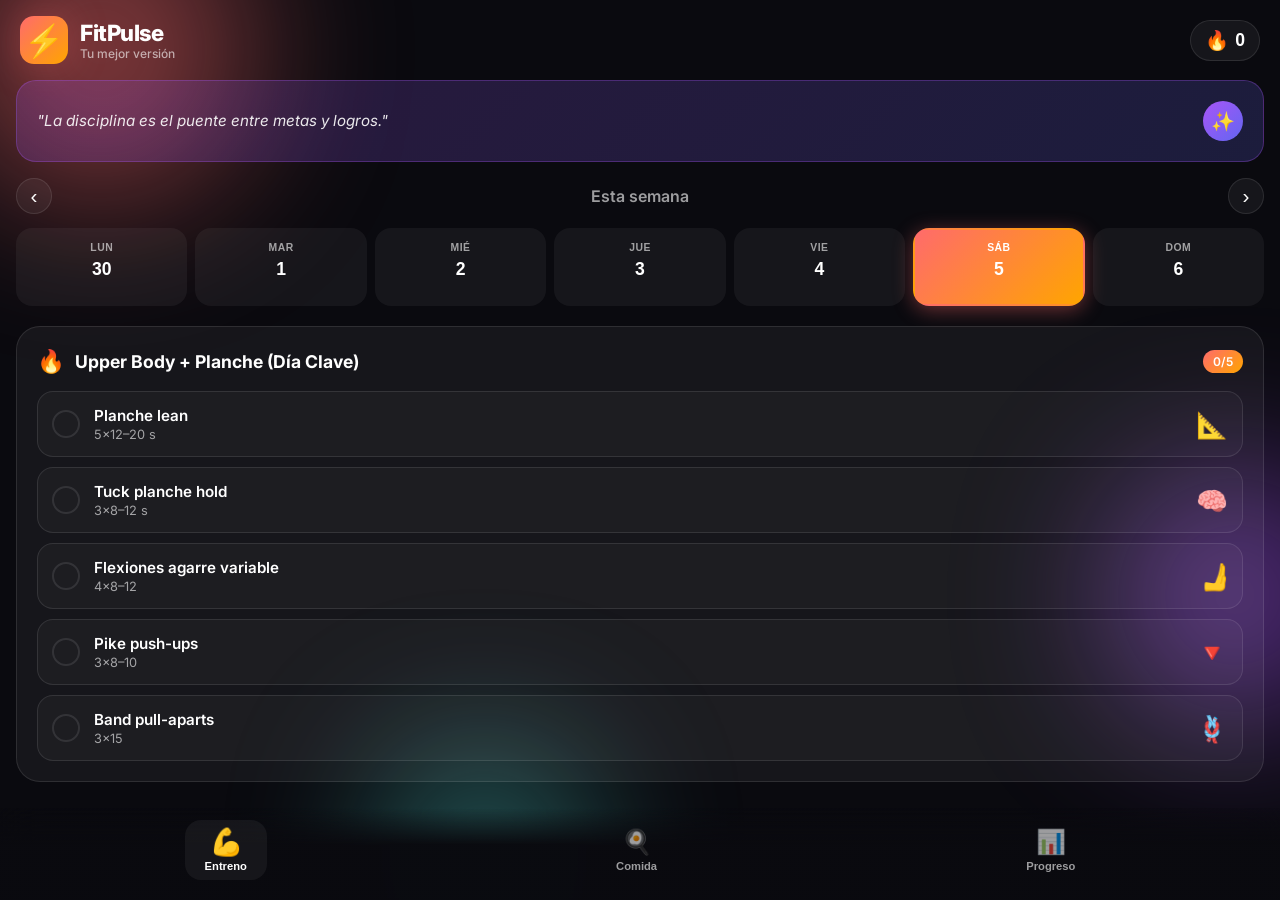
<file: index.html>
<!DOCTYPE html>
<html lang="es">
<head>
  <meta charset="UTF-8">
  <meta name="viewport" content="width=device-width, initial-scale=1.0, user-scalable=no">
  <title>FitPulse 🔥 Tu Rutina Diaria</title>
  <link rel="stylesheet" href="style.css">
  <link rel="preconnect" href="https://fonts.googleapis.com">
  <link href="https://fonts.googleapis.com/css2?family=Inter:wght@400;600;800;900&display=swap" rel="stylesheet">
</head>
<body>
  <!-- Fondo animado -->
  <div class="bg-blobs" aria-hidden="true">
    <div class="blob blob-1"></div>
    <div class="blob blob-2"></div>
    <div class="blob blob-3"></div>
  </div>

  <!-- Header -->
  <header class="header">
    <div class="header-left">
      <span class="logo">⚡</span>
      <div>
        <h1 class="app-name">FitPulse</h1>
        <p class="tagline">Tu mejor versión</p>
      </div>
    </div>
    <button id="statsBtn" class="stats-btn" aria-label="Ver estadísticas">
      <span class="streak-fire">🔥</span>
      <span id="streakCount" class="streak-count">0</span>
    </button>
  </header>

  <!-- Frase motivacional -->
  <div class="motivation-card">
    <p id="motivationText" class="motivation-text">"El único mal entrenamiento es el que no hiciste."</p>
    <button id="newQuoteBtn" class="new-quote-btn">✨</button>
  </div>

  <!-- Calendario semanal -->
  <section class="week-section">
    <div class="week-header">
      <button id="prevWeek" class="week-nav" aria-label="Semana anterior">‹</button>
      <h2 id="weekTitle" class="week-title">Esta semana</h2>
      <button id="nextWeek" class="week-nav" aria-label="Semana siguiente">›</button>
    </div>
    <div id="weekDays" class="week-days">
      <!-- Generado por JS -->
    </div>
  </section>

  <!-- Contenido del día -->
  <main id="dayContent" class="day-content">
    <!-- Generado por JS -->
  </main>

  <!-- Navegación inferior -->
  <nav class="bottom-nav">
    <button id="navWorkout" class="nav-item active" data-section="workout">
      <span class="nav-icon">💪</span>
      <span class="nav-label">Entreno</span>
    </button>
    <button id="navFood" class="nav-item" data-section="food">
      <span class="nav-icon">🍳</span>
      <span class="nav-label">Comida</span>
    </button>
    <button id="navProgress" class="nav-item" data-section="progress">
      <span class="nav-icon">📊</span>
      <span class="nav-label">Progreso</span>
    </button>
  </nav>

  <!-- Modal de estadísticas -->
  <div id="statsModal" class="modal hidden">
    <div class="modal-backdrop"></div>
    <div class="modal-content">
      <div class="modal-header">
        <h2>📊 Tu Progreso</h2>
        <button id="closeStats" class="modal-close">✕</button>
      </div>
      <div id="statsBody" class="modal-body">
        <!-- Generado por JS -->
      </div>
    </div>
  </div>

  <!-- Toast -->
  <div id="toast" class="toast hidden">
    <span id="toastIcon" class="toast-icon">✓</span>
    <span id="toastMsg" class="toast-msg">¡Guardado!</span>
  </div>

  <!-- Confetti container -->
  <div id="confetti" class="confetti-container" aria-hidden="true"></div>

  <script src="script.js"></script>
</body>
</html>
</file>
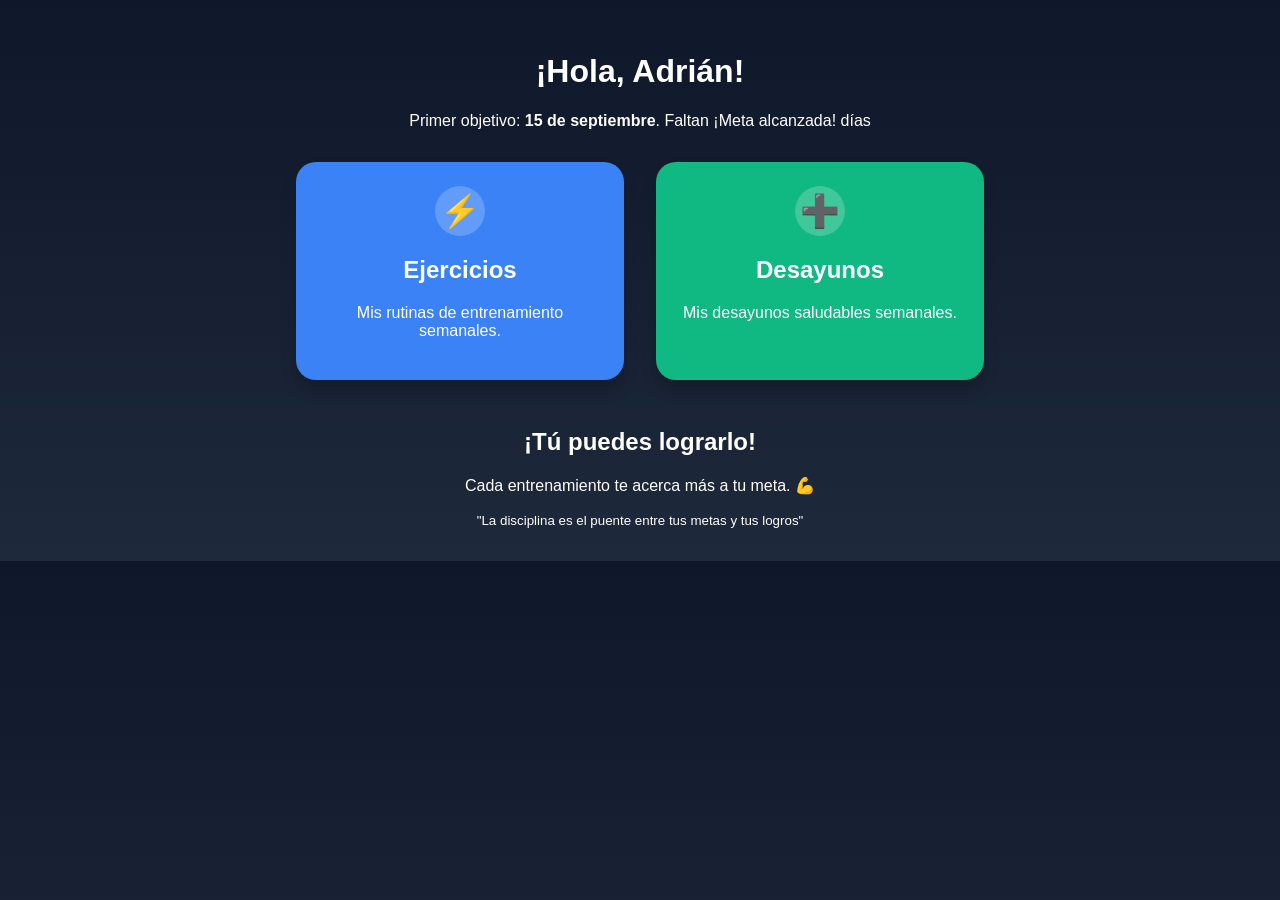
<file: prueba 3.html>
<!DOCTYPE html>
<html lang="es">
<head>
  <meta charset="UTF-8">
  <meta name="viewport" content="width=device-width, initial-scale=1.0">
  <title>¡Hola, Adrián!</title>
  <style>
    body {
      margin: 0;
      padding: 0;
      font-family: 'Segoe UI', sans-serif;
      background: linear-gradient(to bottom, #0f172a, #1e293b);
      color: white;
    }
    .container {
      max-width: 900px;
      margin: auto;
      padding: 2rem;
      text-align: center;
    }
    .hidden {
      display: none;
    }
    .cards {
      display: flex;
      flex-wrap: wrap;
      justify-content: center;
      gap: 2rem;
      margin-top: 2rem;
    }
    .card {
      width: 280px;
      padding: 1.5rem;
      border-radius: 20px;
      text-decoration: none;
      color: white;
      box-shadow: 0 10px 15px rgba(0,0,0,0.2);
      transition: transform 0.2s ease;
      cursor: pointer;
    }
    .card:hover {
      transform: scale(1.05);
    }
    .ejercicios {
      background: #3b82f6;
    }
    .desayunos {
      background: #10b981;
    }
    .icono {
      font-size: 2rem;
      background-color: rgba(255,255,255,0.2);
      border-radius: 50%;
      width: 50px;
      height: 50px;
      display: flex;
      align-items: center;
      justify-content: center;
      margin-bottom: 0.5rem;
      margin-left: auto;
      margin-right: auto;
    }
    .volver {
      display: inline-block;
      margin-top: 2rem;
      padding: 0.5rem 1rem;
      background-color: #475569;
      color: white;
      text-decoration: none;
      border-radius: 10px;
      cursor: pointer;
    }
    .volver:hover {
      background-color: #334155;
    }
    .calendar, .calendar-header, .rutina, .desayuno {
      margin-top: 1rem;
    }
    .calendar {
      display: grid;
      grid-template-columns: repeat(7, 1fr);
      gap: 0.5rem;
    }
    .calendar-header {
      display: grid;
      grid-template-columns: repeat(7, 1fr);
      gap: 0.5rem;
      font-weight: bold;
    }
    .day {
      background-color: #334155;
      padding: 1rem;
      border-radius: 10px;
      cursor: pointer;
      transition: background 0.2s ease;
    }
    .day:hover {
      background-color: #475569;
    }
    .weekend {
      background-color: #f59e0b !important;
      color: black;
    }
    .today {
      outline: 2px solid #3b82f6;
      background-color: #1e40af !important;
    }
  </style>
</head>
<body>
  <div class="container">
    <!-- Página principal -->
    <div id="inicio">
      <h1>¡Hola, Adrián!</h1>
      <p class="objetivo">Primer objetivo: <strong>15 de septiembre</strong>. Faltan <span id="contador">calculando...</span> días</p>
      <div class="cards">
        <div class="card ejercicios" onclick="mostrar('ejercicios')">
          <div class="icono">⚡</div>
          <h2>Ejercicios</h2>
          <p>Mis rutinas de entrenamiento semanales.</p>
        </div>
        <div class="card desayunos" onclick="mostrar('desayunos')">
          <div class="icono">➕</div>
          <h2>Desayunos</h2>
          <p>Mis desayunos saludables semanales.</p>
        </div>
      </div>
      <div class="motivacion" style="margin-top: 3rem;">
        <h2>¡Tú puedes lograrlo!</h2>
        <p>Cada entrenamiento te acerca más a tu meta. 💪</p>
        <small>"La disciplina es el puente entre tus metas y tus logros"</small>
      </div>
    </div>






    <!-- Sección de Ejercicios -->
    <div id="ejercicios" class="hidden">

      <h1>Calendario de Ejercicios - Julio 2025</h1>
      <div class="calendar-header">
        <div>Lun</div><div>Mar</div><div>Mié</div><div>Jue</div><div>Vie</div><div>Sáb</div><div>Dom</div>
      </div>
      <div class="calendar" id="calendar"></div>
      <div class="rutina" id="rutina"></div>
      <div class="volver" onclick="volver()">← Volver</div>
    </div>




    <!-- Sección de Desayunos -->
    <div id="desayunos" class="hidden">
      <h1>Desayunos Semanales</h1>
      <div class="calendar-header" style="grid-template-columns: repeat(5, 1fr);">
        <div>L</div><div>M</div><div>X</div><div>J</div><div>V</div>
      </div>
      <div class="calendar" style="grid-template-columns: repeat(5, 1fr);" id="desayunoDias">
        <div class="day" data-dia="L">L</div>
        <div class="day" data-dia="M">M</div>
        <div class="day" data-dia="X">X</div>
        <div class="day" data-dia="J">J</div>
        <div class="day" data-dia="V">V</div>
      </div>
      <div class="desayuno" id="desayuno"></div>
      <div class="volver" onclick="volver()">← Volver</div>
    </div>








  </div>

  <script>
    // Mostrar días restantes
    function calcularDiasRestantes() {
      const hoy = new Date();
      const objetivo = new Date(hoy.getFullYear(), 8, 15); // Septiembre es mes 8
      const diferencia = objetivo - hoy;
      const dias = Math.ceil(diferencia / (1000 * 60 * 60 * 24));
      document.getElementById("contador").textContent = dias > 0 ? dias : "¡Meta alcanzada!";
    }
    calcularDiasRestantes();

    // Navegación entre secciones
    function mostrar(seccion) {
      document.getElementById("inicio").classList.add("hidden");
      document.getElementById("ejercicios").classList.add("hidden");
      document.getElementById("desayunos").classList.add("hidden");
      document.getElementById(seccion).classList.remove("hidden");
    }
    function volver() {
      document.getElementById("inicio").classList.remove("hidden");
      document.getElementById("ejercicios").classList.add("hidden");
      document.getElementById("desayunos").classList.add("hidden");
    }

    // Lógica de calendario de ejercicios
    const calendar = document.getElementById('calendar');
    const rutinaDiv = document.getElementById('rutina');
    const rutinas = {
         1: `<h2>Lunes – Fuerza de empuje y core (base para planche y pino)</h2>
      <ul>
        <li><strong>Pseudo planche push-ups (4x6-10)</strong><br>
        Ponte en posición de flexión pero adelanta las manos, casi a la altura del abdomen. Inclina tu cuerpo hacia adelante y haz una flexión normal. Sentirás que tus hombros trabajan más que en una flexión común.</li>

        <li><strong>Pike push-ups (3x6-8)</strong><br>
        Ponte como en forma de "V" invertida, con los glúteos hacia arriba. Baja la cabeza en línea recta entre las manos y vuelve a subir. Es como una flexión pero con el cuerpo inclinado hacia abajo.</li>

        <li><strong>Planche lean hold (4x20-30s)</strong><br>
        Apoya las manos en el suelo, piernas estiradas y pies en el suelo. Inclina el cuerpo hacia adelante lo más que puedas, sin despegar los pies. Mantén esa posición. Siente cómo trabajan los hombros y el abdomen.</li>

        <li><strong>Hollow body hold (3x30s)</strong><br>
        Túmbate boca arriba. Eleva los hombros y las piernas del suelo, manteniendo la parte baja de la espalda pegada al suelo. Aprieta el abdomen todo el tiempo.</li>
      </ul>`,
    2: `<h2>Martes – Espalda superior y postura (tirón)</h2>
      <ul>
        <li><strong>Wall scapula slides (3x15)</strong><br>
        Ponte de pie con la espalda y brazos contra la pared formando una “W”. Sube lentamente los brazos en línea recta y vuelve a bajar. No despegar la espalda de la pared.</li>

        <li><strong>Prone Y-T-Ws (3x10 de cada uno)</strong><br>
        Túmbate boca abajo. Levanta los brazos en forma de “Y”, luego “T”, luego “W”, manteniéndolos elevados 2 segundos. En cada forma, aprieta los omóplatos.</li>

        <li><strong>Superman pull (3x8-10)</strong><br>
        Boca abajo, brazos extendidos al frente. Levanta piernas y brazos (posición superman), y luego lleva los codos hacia atrás como si hicieras un remo.</li>

        <li><strong>Reverse plank hold (3x30s)</strong><br>
        Siéntate, pon las manos detrás y estira las piernas. Levanta la cadera y empuja el pecho hacia arriba. Mantén la posición como una tabla invertida.</li>
      </ul>`,
    3: `<h2>Miércoles – Control de pino y hombros</h2>
      <ul>
        <li><strong>Wall handstand hold (4x30-45s)</strong><br>
        Apoya los pies en la pared mirando hacia ella. Estira los brazos completamente, mete el abdomen y aprieta los glúteos. Mantén la línea recta con el cuerpo.</li>

        <li><strong>Wall shoulder taps (3x6-10)</strong><br>
        En la misma posición de pino en la pared, levanta una mano por un segundo y vuelve a apoyarla. Cambia de mano. Hazlo lento y con control.</li>

        <li><strong>Wrist push-ups (3x10)</strong><br>
        En posición de rodillas, pon las manos de forma que los dedos apunten hacia ti. Sube y baja apoyándote sobre las muñecas. Es para fortalecerlas.</li>

        <li><strong>Shoulder mobility drills (2x10)</strong><br>
        Junta las manos por detrás de la espalda (una desde arriba y otra desde abajo). Intenta que se toquen. Cambia de brazo. Abre el pecho y relaja los hombros.</li>
      </ul>`,
    4: `<h2>Jueves – Piernas fuertes y abdomen</h2>
      <ul>
        <li><strong>Bulgarian split squats (3x8-10 por pierna)</strong><br>
        Pon un pie detrás sobre una silla y el otro adelante. Baja como si hicieras una sentadilla con una sola pierna. Cambia de pierna después.</li>

        <li><strong>Nordic curl negativo (3x4-6)</strong><br>
        Arrodíllate y sujeta tus pies con algo pesado o que alguien te ayude. Baja lentamente hacia adelante, usando los músculos de la parte trasera de las piernas. Usa las manos al final para no caer.</li>

        <li><strong>Leg raises (4x10)</strong><br>
        Acuéstate y levanta las piernas rectas hasta formar un ángulo de 90°. Baja lentamente sin tocar el suelo.</li>

        <li><strong>Glute bridge march (3x30s)</strong><br>
        Haz un puente con la cadera levantada, y luego levanta una pierna estirada, después la otra, como marchando en el aire.</li>
      </ul>`,
    5: `<h2>Viernes – Movimientos avanzados y planche</h2>
      <ul>
        <li><strong>Tuck planche hold (4x10-20s)</strong><br>
        Apoya las manos en el suelo, sube las piernas encogidas al pecho y despega los pies. Mantén el equilibrio con fuerza en hombros y abdomen.</li>

        <li><strong>Frog to handstand (4x4)</strong><br>
        Desde posición rana (rodillas sobre brazos), empuja hacia arriba con control para llegar al pino. Usa pared si hace falta.</li>

        <li><strong>L-sit (3x10-20s)</strong><br>
        Siéntate en el suelo, manos al lado de las caderas. Levanta el cuerpo y las piernas rectas hacia adelante. Si es muy difícil, mantén rodillas dobladas.</li>

        <li><strong>Scapular push-ups + hold (3x10 + 10s)</strong><br>
        En posición de plancha alta, sin doblar los codos, mueve los hombros hacia adelante y hacia atrás. Luego mantén la posición con los hombros separados (protractados).</li>
      </ul>`,
    6: '<h2>Sábado: Descanso activo</h2><p>Caminata, movilidad o estiramientos suaves.</p>',
    0: '<h2>Domingo: Descanso total</h2><p>Recarga energía. Mañana se entrena fuerte 💪</p>'
    };


    const mes = 6; const año = 2025;
    const diasDelMes = new Date(año, mes + 1, 0).getDate();
    const primerDia = new Date(año, mes, 1).getDay();
    const offset = primerDia === 0 ? 6 : primerDia - 1;
    for (let i = 0; i < offset; i++) calendar.appendChild(document.createElement('div'));
    for (let dia = 1; dia <= diasDelMes; dia++) {
      const fecha = new Date(año, mes, dia);
      const diaSemana = fecha.getDay();
      const div = document.createElement('div');
      div.classList.add('day');
      if (diaSemana === 0 || diaSemana === 6) div.classList.add('weekend');
      if (dia === new Date().getDate() && mes === new Date().getMonth()) div.classList.add('today');
      div.textContent = dia;
      div.addEventListener('click', () => {
        rutinaDiv.innerHTML = `<h2>Rutina para el ${dia}/${mes+1}/${año}</h2>${rutinas[diaSemana] || '<p>Descanso.</p>'}`;
        window.scrollTo({ top: document.body.scrollHeight, behavior: 'smooth' });
      });
      calendar.appendChild(div);
    }

    // Lógica de desayunos
    const desayunos = {
     L: `
      <h2>Lunes: Pancakes estilo stracciatella (600-700 kcal)</h2>
      <p><strong>Ingredientes:</strong></p>
      <ul>
        <li>1 huevo</li>
        <li>25g de azúcar</li>
        <li>1/2 plátano maduro</li>
        <li>35 ml de leche</li>
        <li>1/2 yogur griego de stracciatella</li>
        <li>40g de avena molida o harina integral</li>
        <li>1 cda de levadura química</li>
        <li>1 cda de crema de cacahuete</li>
      </ul>
      <p><strong>Instrucciones:</strong></p>
      <ol>
        <li>Tritura el plátano y mézclalo con el huevo, el yogur y la leche.</li>
        <li>Añade la avena, azúcar y levadura, mezcla hasta que quede homogéneo.</li>
        <li>Cocina en sartén antiadherente vuelta y vuelta con un poco de aceite.</li>
        <li>Sirve con la crema de cacahuete por encima.</li>
      </ol>
    `,
    M: `
      <h2>Martes: Batido energético estilo stracciatella (900-1000 kcal)</h2>
      <p><strong>Ingredientes:</strong></p>
      <ul>
        <li>500 ml de leche entera</li>
        <li>1 plátano</li>
        <li>100 g de avena</li>
        <li>30 g de nueces</li>
        <li>2 cucharadas de crema de cacahuete</li>
        <li>1 cucharada de ColaCao</li>
        <li>1 yogur griego de stracciatella</li>
      </ul>
      <p><strong>Instrucciones:</strong></p>
      <ol>
        <li>Coloca todos los ingredientes en la licuadora.</li>
        <li>Licúa hasta obtener una mezcla suave y homogénea.</li>
        <li>Sirve frío. Puedes acompañarlo con una tostada para sumar aún más calorías.</li>
      </ol>
    `,
    X: `
      <h2>Miércoles: Tostadas con aguacate, huevo y tomate (600-700 kcal)</h2>
      <p><strong>Ingredientes:</strong></p>
      <ul>
        <li>2 rebanadas de pan integral o de centeno</li>
        <li>1 aguacate maduro</li>
        <li>2 huevos</li>
        <li>1 tomate mediano</li>
        <li>Aceite de oliva virgen extra</li>
        <li>Sal y pimienta</li>
      </ul>
      <p><strong>Instrucciones:</strong></p>
      <ol>
        <li>Tuesta el pan.</li>
        <li>Fríe o cuece los huevos a tu gusto.</li>
        <li>Tritura el aguacate y úntalo sobre el pan.</li>
        <li>Añade rodajas de tomate y coloca los huevos encima.</li>
        <li>Rocía con aceite de oliva, sal y pimienta.</li>
      </ol>
    `,
    J: `
      <h2>Jueves: Tortilla francesa con atún y pan con aceite (600-650 kcal)</h2>
      <p><strong>Ingredientes:</strong></p>
      <ul>
        <li>2-3 huevos</li>
        <li>1 lata de atún en aceite de oliva escurrida</li>
        <li>2 rebanadas de pan integral</li>
        <li>Aceite de oliva virgen extra</li>
        <li>Sal al gusto</li>
      </ul>
      <p><strong>Instrucciones:</strong></p>
      <ol>
        <li>Bate los huevos y añade el atún escurrido.</li>
        <li>Cocina en sartén caliente hasta que cuaje.</li>
        <li>Sirve con pan tostado y un chorro de aceite por encima.</li>
      </ol>
    `,
    V: `
      <h2>Viernes: Yogur natural con granola casera y fruta (650-750 kcal)</h2>
      <p><strong>Ingredientes:</strong></p>
      <ul>
        <li>1 taza de yogur natural entero o griego</li>
        <li>½ taza de granola casera o sin azúcares añadidos</li>
        <li>1 plátano o un puñado de frutos rojos</li>
        <li>1 cucharada de miel o sirope de agave</li>
        <li>1 cucharada de nueces o almendras picadas</li>
      </ul>
      <p><strong>Instrucciones:</strong></p>
      <ol>
        <li>Vierte el yogur en un bol.</li>
        <li>Añade la fruta cortada y la granola.</li>
        <li>Espolvorea los frutos secos.</li>
        <li>Agrega miel al gusto y mezcla bien.</li>
      </ol>
    `
  };
    document.querySelectorAll('#desayunoDias .day').forEach(dia => {
      dia.addEventListener('click', () => {
        const letra = dia.getAttribute('data-dia');
        document.getElementById('desayuno').innerHTML = desayunos[letra];
        window.scrollTo({ top: document.body.scrollHeight, behavior: 'smooth' });
      });
    });
  </script>
</body>
</html>
</file>
<file: style.css>
/* ================================
   FitPulse - Mobile-First Fitness App
   ================================ */

* {
  margin: 0;
  padding: 0;
  box-sizing: border-box;
}

:root {
  --bg-dark: #0a0a0f;
  --bg-card: rgba(255, 255, 255, 0.05);
  --bg-card-hover: rgba(255, 255, 255, 0.08);
  --border: rgba(255, 255, 255, 0.1);
  --text: #ffffff;
  --text-muted: rgba(255, 255, 255, 0.6);
  --accent-1: #ff6b6b;
  --accent-2: #4ecdc4;
  --accent-3: #ffe66d;
  --accent-4: #a855f7;
  --gradient-fire: linear-gradient(135deg, #ff6b6b 0%, #ffa500 100%);
  --gradient-ocean: linear-gradient(135deg, #4ecdc4 0%, #44a3f1 100%);
  --gradient-sun: linear-gradient(135deg, #ffe66d 0%, #ff9f43 100%);
  --gradient-purple: linear-gradient(135deg, #a855f7 0%, #6366f1 100%);
  --shadow-glow: 0 0 40px rgba(255, 107, 107, 0.3);
}

html {
  font-size: 16px;
  -webkit-tap-highlight-color: transparent;
}

body {
  font-family: 'Inter', -apple-system, BlinkMacSystemFont, sans-serif;
  background: var(--bg-dark);
  color: var(--text);
  min-height: 100vh;
  min-height: 100dvh;
  overflow-x: hidden;
  padding-bottom: 90px;
  position: relative;
}

/* ================================
   Animated Background
   ================================ */

.bg-blobs {
  position: fixed;
  inset: 0;
  overflow: hidden;
  pointer-events: none;
  z-index: 0;
}

.blob {
  position: absolute;
  border-radius: 50%;
  filter: blur(80px);
  opacity: 0.5;
  animation: float 20s ease-in-out infinite;
}

.blob-1 {
  width: 300px;
  height: 300px;
  background: var(--accent-1);
  top: -100px;
  left: -50px;
  animation-delay: 0s;
}

.blob-2 {
  width: 250px;
  height: 250px;
  background: var(--accent-4);
  bottom: 20%;
  right: -80px;
  animation-delay: -7s;
}

.blob-3 {
  width: 200px;
  height: 200px;
  background: var(--accent-2);
  bottom: -50px;
  left: 30%;
  animation-delay: -14s;
}

@keyframes float {
  0%, 100% { transform: translate(0, 0) scale(1); }
  25% { transform: translate(30px, -30px) scale(1.1); }
  50% { transform: translate(-20px, 20px) scale(0.9); }
  75% { transform: translate(20px, 40px) scale(1.05); }
}

/* ================================
   Header
   ================================ */

.header {
  position: relative;
  z-index: 10;
  display: flex;
  align-items: center;
  justify-content: space-between;
  padding: 16px 20px;
}

.header-left {
  display: flex;
  align-items: center;
  gap: 12px;
}

.logo {
  font-size: 2rem;
  display: flex;
  align-items: center;
  justify-content: center;
  width: 48px;
  height: 48px;
  background: var(--gradient-fire);
  border-radius: 14px;
  box-shadow: var(--shadow-glow);
}

.app-name {
  font-size: 1.4rem;
  font-weight: 800;
  letter-spacing: -0.5px;
}

.tagline {
  font-size: 0.75rem;
  color: var(--text-muted);
  font-weight: 500;
}

.stats-btn {
  display: flex;
  align-items: center;
  gap: 6px;
  background: var(--bg-card);
  border: 1px solid var(--border);
  border-radius: 50px;
  padding: 8px 14px;
  color: var(--text);
  font-size: 1rem;
  cursor: pointer;
  transition: all 0.3s ease;
}

.stats-btn:hover, .stats-btn:active {
  background: var(--bg-card-hover);
  transform: scale(1.05);
}

.streak-fire {
  font-size: 1.2rem;
  animation: pulse 2s ease-in-out infinite;
}

@keyframes pulse {
  0%, 100% { transform: scale(1); }
  50% { transform: scale(1.2); }
}

.streak-count {
  font-weight: 800;
  font-size: 1.1rem;
}

/* ================================
   Motivation Card
   ================================ */

.motivation-card {
  position: relative;
  z-index: 10;
  margin: 0 16px 16px;
  padding: 20px;
  background: linear-gradient(135deg, rgba(168, 85, 247, 0.2) 0%, rgba(99, 102, 241, 0.2) 100%);
  border: 1px solid rgba(168, 85, 247, 0.3);
  border-radius: 20px;
  display: flex;
  align-items: center;
  gap: 12px;
}

.motivation-text {
  flex: 1;
  font-size: 0.95rem;
  font-style: italic;
  color: rgba(255, 255, 255, 0.9);
  line-height: 1.5;
}

.new-quote-btn {
  width: 40px;
  height: 40px;
  border-radius: 50%;
  background: var(--gradient-purple);
  border: none;
  font-size: 1.2rem;
  cursor: pointer;
  transition: transform 0.3s ease;
  flex-shrink: 0;
}

.new-quote-btn:active {
  transform: scale(0.9) rotate(180deg);
}

/* ================================
   Week Section
   ================================ */

.week-section {
  position: relative;
  z-index: 10;
  padding: 0 16px;
  margin-bottom: 20px;
}

.week-header {
  display: flex;
  align-items: center;
  justify-content: space-between;
  margin-bottom: 14px;
}

.week-title {
  font-size: 1rem;
  font-weight: 600;
  color: var(--text-muted);
}

.week-nav {
  width: 36px;
  height: 36px;
  border-radius: 50%;
  background: var(--bg-card);
  border: 1px solid var(--border);
  color: var(--text);
  font-size: 1.3rem;
  cursor: pointer;
  transition: all 0.2s ease;
}

.week-nav:active {
  transform: scale(0.9);
  background: var(--bg-card-hover);
}

.week-days {
  display: grid;
  grid-template-columns: repeat(7, 1fr);
  gap: 8px;
}

.day-btn {
  display: flex;
  flex-direction: column;
  align-items: center;
  gap: 6px;
  padding: 12px 4px;
  border-radius: 16px;
  background: var(--bg-card);
  border: 2px solid transparent;
  cursor: pointer;
  transition: all 0.3s ease;
}

.day-btn:active {
  transform: scale(0.95);
}

.day-btn.selected {
  background: var(--gradient-fire);
  border-color: transparent;
  box-shadow: 0 4px 20px rgba(255, 107, 107, 0.4);
}

.day-btn.completed {
  border-color: var(--accent-2);
  background: rgba(78, 205, 196, 0.15);
}

.day-btn.completed.selected {
  background: var(--gradient-ocean);
  border-color: transparent;
}

.day-btn.today:not(.selected) {
  border-color: var(--accent-3);
}

.day-name {
  font-size: 0.65rem;
  font-weight: 600;
  color: var(--text-muted);
  text-transform: uppercase;
  letter-spacing: 0.5px;
}

.day-btn.selected .day-name,
.day-btn.selected .day-num {
  color: white;
}

.day-num {
  font-size: 1.1rem;
  font-weight: 800;
  color: var(--text);
}

.day-dot {
  width: 6px;
  height: 6px;
  border-radius: 50%;
  background: var(--accent-2);
}

.day-btn:not(.completed) .day-dot {
  opacity: 0;
}

/* ================================
   Day Content
   ================================ */

.day-content {
  position: relative;
  z-index: 10;
  padding: 0 16px;
}

.content-section {
  display: none;
  animation: fadeIn 0.4s ease;
}

.content-section.active {
  display: block;
}

@keyframes fadeIn {
  from { opacity: 0; transform: translateY(10px); }
  to { opacity: 1; transform: translateY(0); }
}

.section-card {
  background: var(--bg-card);
  border: 1px solid var(--border);
  border-radius: 24px;
  padding: 20px;
  margin-bottom: 16px;
}

.section-header {
  display: flex;
  align-items: center;
  justify-content: space-between;
  margin-bottom: 16px;
}

.section-title {
  display: flex;
  align-items: center;
  gap: 10px;
  font-size: 1.1rem;
  font-weight: 700;
}

.section-icon {
  font-size: 1.4rem;
}

.section-badge {
  font-size: 0.75rem;
  font-weight: 600;
  padding: 4px 10px;
  border-radius: 50px;
  background: var(--gradient-fire);
  color: white;
}

.section-badge.completed {
  background: var(--gradient-ocean);
}

/* Exercise Items */
.exercise-list {
  display: flex;
  flex-direction: column;
  gap: 10px;
}

.exercise-item {
  display: flex;
  align-items: center;
  gap: 14px;
  padding: 14px;
  background: rgba(255, 255, 255, 0.03);
  border-radius: 16px;
  border: 1px solid var(--border);
  transition: all 0.3s ease;
  cursor: pointer;
}

.exercise-item:active {
  transform: scale(0.98);
}

.exercise-item.done {
  background: rgba(78, 205, 196, 0.1);
  border-color: var(--accent-2);
}

.exercise-check {
  width: 28px;
  height: 28px;
  border-radius: 50%;
  border: 2px solid var(--border);
  display: flex;
  align-items: center;
  justify-content: center;
  font-size: 0.9rem;
  transition: all 0.3s ease;
  flex-shrink: 0;
}

.exercise-item.done .exercise-check {
  background: var(--gradient-ocean);
  border-color: transparent;
}

.exercise-info {
  flex: 1;
}

.exercise-name {
  font-weight: 600;
  font-size: 0.95rem;
  margin-bottom: 2px;
}

.exercise-item.done .exercise-name {
  text-decoration: line-through;
  opacity: 0.7;
}

.exercise-detail {
  font-size: 0.8rem;
  color: var(--text-muted);
}

.exercise-emoji {
  font-size: 1.6rem;
  flex-shrink: 0;
}

/* Rest day */
.rest-day {
  text-align: center;
  padding: 40px 20px;
}

.rest-emoji {
  font-size: 4rem;
  margin-bottom: 16px;
  display: block;
}

.rest-title {
  font-size: 1.3rem;
  font-weight: 700;
  margin-bottom: 8px;
}

.rest-subtitle {
  color: var(--text-muted);
  font-size: 0.9rem;
}

/* Food Section */
.meal-card {
  padding: 16px;
  background: rgba(255, 230, 109, 0.08);
  border: 1px solid rgba(255, 230, 109, 0.2);
  border-radius: 16px;
  margin-bottom: 12px;
}

.meal-header {
  display: flex;
  align-items: center;
  gap: 10px;
  margin-bottom: 10px;
}

.meal-icon {
  font-size: 1.5rem;
}

.meal-type {
  font-weight: 700;
  font-size: 0.95rem;
}

.meal-name {
  font-size: 1.1rem;
  font-weight: 600;
  margin-bottom: 6px;
}

.meal-desc {
  font-size: 0.85rem;
  color: var(--text-muted);
  line-height: 1.5;
}

.meal-macros {
  display: flex;
  gap: 12px;
  margin-top: 12px;
  flex-wrap: wrap;
}

.macro {
  font-size: 0.75rem;
  padding: 4px 10px;
  border-radius: 50px;
  background: rgba(255, 255, 255, 0.08);
  font-weight: 600;
}

.macro.protein { color: var(--accent-1); }
.macro.carbs { color: var(--accent-3); }
.macro.fat { color: var(--accent-4); }

/* Progress Section */
.progress-grid {
  display: grid;
  grid-template-columns: repeat(2, 1fr);
  gap: 12px;
  margin-bottom: 16px;
}

.stat-card {
  background: rgba(255, 255, 255, 0.03);
  border: 1px solid var(--border);
  border-radius: 16px;
  padding: 16px;
  text-align: center;
}

.stat-value {
  font-size: 2rem;
  font-weight: 900;
  background: var(--gradient-fire);
  -webkit-background-clip: text;
  -webkit-text-fill-color: transparent;
  background-clip: text;
}

.stat-card:nth-child(2) .stat-value {
  background: var(--gradient-ocean);
  -webkit-background-clip: text;
  background-clip: text;
}

.stat-card:nth-child(3) .stat-value {
  background: var(--gradient-sun);
  -webkit-background-clip: text;
  background-clip: text;
}

.stat-card:nth-child(4) .stat-value {
  background: var(--gradient-purple);
  -webkit-background-clip: text;
  background-clip: text;
}

.stat-label {
  font-size: 0.75rem;
  color: var(--text-muted);
  margin-top: 4px;
  font-weight: 500;
}

.month-calendar {
  display: grid;
  grid-template-columns: repeat(7, 1fr);
  gap: 6px;
}

.month-day {
  aspect-ratio: 1;
  border-radius: 8px;
  background: rgba(255, 255, 255, 0.03);
  display: flex;
  align-items: center;
  justify-content: center;
  font-size: 0.7rem;
  font-weight: 600;
  color: var(--text-muted);
}

.month-day.completed {
  background: var(--gradient-ocean);
  color: white;
}

.month-day.today {
  border: 2px solid var(--accent-3);
}

/* ================================
   Bottom Navigation
   ================================ */

.bottom-nav {
  position: fixed;
  bottom: 0;
  left: 0;
  right: 0;
  z-index: 100;
  display: flex;
  justify-content: space-around;
  padding: 12px 20px 20px;
  background: linear-gradient(to top, rgba(10, 10, 15, 0.98) 60%, transparent);
  backdrop-filter: blur(20px);
  -webkit-backdrop-filter: blur(20px);
}

.nav-item {
  display: flex;
  flex-direction: column;
  align-items: center;
  gap: 4px;
  padding: 8px 20px;
  border-radius: 16px;
  background: transparent;
  border: none;
  color: var(--text-muted);
  cursor: pointer;
  transition: all 0.3s ease;
}

.nav-item.active {
  background: var(--bg-card);
  color: var(--text);
}

.nav-icon {
  font-size: 1.5rem;
  transition: transform 0.3s ease;
}

.nav-item.active .nav-icon {
  transform: scale(1.1);
}

.nav-label {
  font-size: 0.7rem;
  font-weight: 600;
}

/* ================================
   Modal
   ================================ */

.modal {
  position: fixed;
  inset: 0;
  z-index: 200;
  display: flex;
  align-items: flex-end;
  justify-content: center;
}

.modal.hidden {
  display: none;
}

.modal-backdrop {
  position: absolute;
  inset: 0;
  background: rgba(0, 0, 0, 0.7);
  backdrop-filter: blur(4px);
}

.modal-content {
  position: relative;
  width: 100%;
  max-height: 85vh;
  background: var(--bg-dark);
  border: 1px solid var(--border);
  border-radius: 28px 28px 0 0;
  overflow: hidden;
  animation: slideUp 0.4s ease;
}

@keyframes slideUp {
  from { transform: translateY(100%); }
  to { transform: translateY(0); }
}

.modal-header {
  display: flex;
  align-items: center;
  justify-content: space-between;
  padding: 20px;
  border-bottom: 1px solid var(--border);
}

.modal-header h2 {
  font-size: 1.2rem;
  font-weight: 700;
}

.modal-close {
  width: 36px;
  height: 36px;
  border-radius: 50%;
  background: var(--bg-card);
  border: 1px solid var(--border);
  color: var(--text);
  font-size: 1rem;
  cursor: pointer;
}

.modal-body {
  padding: 20px;
  max-height: calc(85vh - 80px);
  overflow-y: auto;
}

/* ================================
   Toast
   ================================ */

.toast {
  position: fixed;
  bottom: 100px;
  left: 50%;
  transform: translateX(-50%);
  z-index: 300;
  display: flex;
  align-items: center;
  gap: 10px;
  padding: 12px 20px;
  background: var(--bg-card);
  border: 1px solid var(--border);
  border-radius: 50px;
  font-size: 0.9rem;
  font-weight: 600;
  box-shadow: 0 10px 40px rgba(0, 0, 0, 0.4);
  animation: toastIn 0.4s ease;
}

.toast.hidden {
  display: none;
}

@keyframes toastIn {
  from { 
    opacity: 0;
    transform: translateX(-50%) translateY(20px);
  }
  to { 
    opacity: 1;
    transform: translateX(-50%) translateY(0);
  }
}

.toast-icon {
  font-size: 1.2rem;
}

/* ================================
   Confetti
   ================================ */

.confetti-container {
  position: fixed;
  inset: 0;
  pointer-events: none;
  z-index: 400;
  overflow: hidden;
}

.confetti-piece {
  position: absolute;
  width: 10px;
  height: 10px;
  animation: confettiFall 3s ease-out forwards;
}

@keyframes confettiFall {
  0% {
    transform: translateY(-10px) rotate(0deg);
    opacity: 1;
  }
  100% {
    transform: translateY(100vh) rotate(720deg);
    opacity: 0;
  }
}

/* ================================
   Utilities
   ================================ */

.hidden {
  display: none !important;
}

/* Smooth scrollbar */
::-webkit-scrollbar {
  width: 4px;
}

::-webkit-scrollbar-track {
  background: transparent;
}

::-webkit-scrollbar-thumb {
  background: var(--border);
  border-radius: 4px;
}

/* Focus styles for accessibility */
button:focus-visible {
  outline: 2px solid var(--accent-2);
  outline-offset: 2px;
}
</file>
